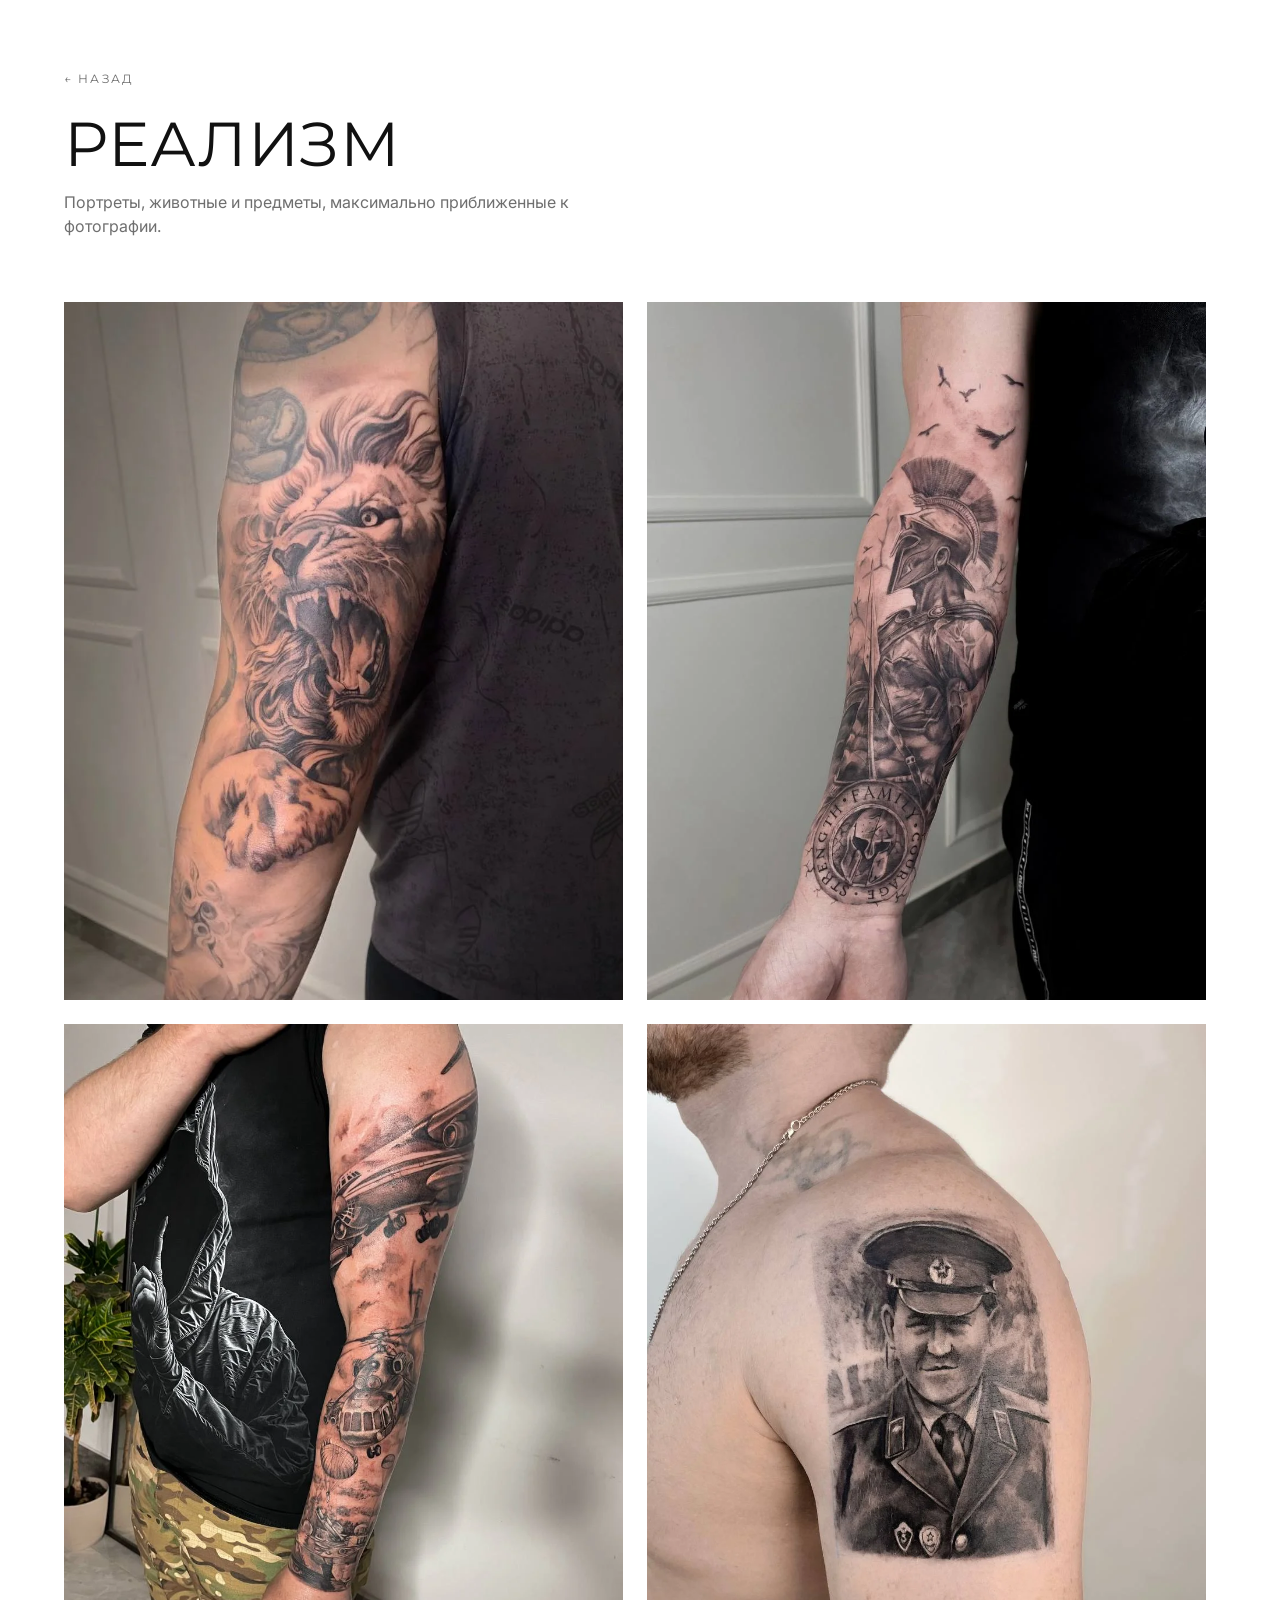
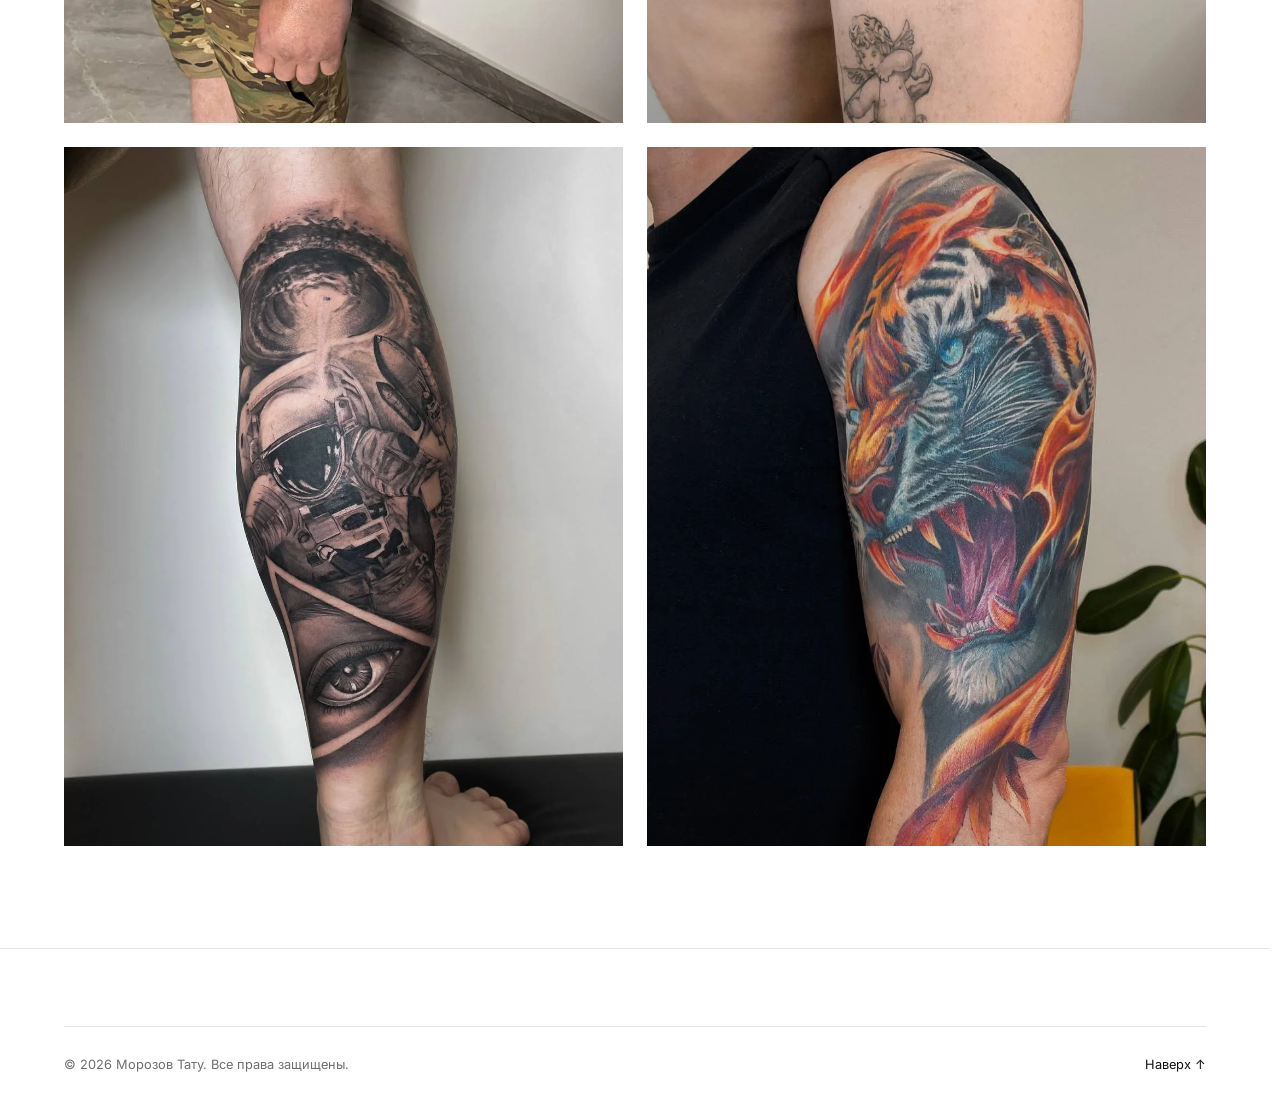
<file: styles/realism.html>
<!DOCTYPE html>
<html lang="ru">
<head>
  <meta charset="UTF-8">
  <meta name="viewport" content="width=device-width, initial-scale=1.0">
  <meta name="theme-color" content="#ffffff">
  <title>Реализм — Морозов Тату</title>
  <meta name="description" content="Портреты, животные и предметы, максимально приближенные к фотографии.">
  <link rel="preconnect" href="https://fonts.googleapis.com">
  <link rel="preconnect" href="https://fonts.gstatic.com" crossorigin>
  <link href="https://fonts.googleapis.com/css2?family=Inter:wght@300;400;500;600&family=Montserrat:wght@200;300;400;500;600&display=swap" rel="stylesheet">
  <link rel="stylesheet" href="../style.css">
</head>
<body>

  <main id="main">
    <section class="page-style">
      <div class="container">
        <header class="page-style__header">
          <a href="../index.html#styles" class="page-style__back">← Назад</a>
          <h1 class="page-style__title">Реализм</h1>
          <p class="page-style__lead">Портреты, животные и предметы, максимально приближенные к фотографии.</p>
        </header>

        <div class="works-grid">
          <figure class="works-grid__item"><img src="../assets/images/realism1.webp" alt="Реализм — работа 1"></figure>
          <figure class="works-grid__item"><img src="../assets/images/realism2.webp" alt="Реализм — работа 2"></figure>
          <figure class="works-grid__item"><img src="../assets/images/realism3.webp" alt="Реализм — работа 3"></figure>
          <figure class="works-grid__item"><img src="../assets/images/realism4.webp" alt="Реализм — работа 4"></figure>
          <figure class="works-grid__item"><img src="../assets/images/realism7.webp" alt="Реализм — работа 5"></figure>
          <figure class="works-grid__item"><img src="../assets/images/realism6.webp" alt="Реализм — работа 6"></figure>
        </div>
      </div>
    </section>
  </main>

  <footer class="site-footer" id="footer">
    <div class="site-footer__bottom container">
      <p>© 2026 Морозов Тату. Все права защищены.</p>
      <a href="#main" class="back-to-top">Наверх ↑</a>
    </div>
  </footer>

</body>
</html>
</file>
<file: style.css>
/* =========================================================
   МОЗГОВСКИЙ ТАТУ — базовые стили лендинга
   Минимализм, галерейная типографика, чёрный на белом
   ========================================================= */

/* ---------- 1. RESET / NORMALIZE ---------- */
*,
*::before,
*::after {
  box-sizing: border-box;
}

* {
  margin: 0;
  padding: 0;
}

html {
  -webkit-text-size-adjust: 100%;
  scroll-behavior: smooth;
  scrollbar-gutter: stable; /* сохраняет ширину, чтобы контент не съезжал */
  scrollbar-width: thin; /* тонкая полоса — Firefox */
  scrollbar-color: #333333 transparent; /* цвет ползунка / прозрачный трек — Firefox */
}

/* тонкий скроллбар — Chrome, Safari, Edge, Opera (WebKit) */
::-webkit-scrollbar {
  width: 6px; /* по умолчанию в браузере 16px */
}

::-webkit-scrollbar-track {
  background: transparent;
}

::-webkit-scrollbar-thumb {
  background-color: rgba(0, 0, 0, 0.25);
  border-radius: 3px;
  transition: background-color 0.3s ease;
}

::-webkit-scrollbar-thumb:hover {
  background-color: rgba(0, 0, 0, 0.6);
}

body {
  min-height: 100svh;
  line-height: 1.5;
  -webkit-font-smoothing: antialiased;
  -moz-osx-font-smoothing: grayscale;
  text-rendering: optimizeLegibility;
}

img,
picture,
svg,
video {
  display: block;
  max-width: 100%;
}

input,
button,
textarea,
select {
  font: inherit;
  color: inherit;
}

button {
  background: none;
  border: none;
  cursor: pointer;
}

a {
  color: inherit;
  text-decoration: none;
}

ul,
ol {
  list-style: none;
}

table {
  border-collapse: collapse;
}

:focus-visible {
  outline: 2px solid var(--color-ink);
  outline-offset: 4px;
}

@media (prefers-reduced-motion: reduce) {
  *,
  *::before,
  *::after {
    animation-duration: 0.01ms !important;
    animation-iteration-count: 1 !important;
    transition-duration: 0.01ms !important;
    scroll-behavior: auto !important;
  }
}

/* ---------- 2. ТОКЕНЫ / CSS-ПЕРЕМЕННЫЕ ---------- */
:root {
  /* Цвета */
  --color-bg: #ffffff;
  --color-ink: #0a0a0a;
  --color-text: #111111;
  --color-text-muted: #6f6f6f;
  --color-line: #e4e4e4;
  --color-line-strong: #111111;
  --color-overlay-bg: #ffffff;

  /* Шрифты */
  --font-display: "Montserrat", "Helvetica Neue", Arial, sans-serif;
  --font-body: "Inter", "Helvetica Neue", Arial, sans-serif;

  /* Трекинг (межбуквенный интервал) */
  --tracking-sm: 0.08em;
  --tracking-md: 0.18em;
  --tracking-lg: 0.32em;

  /* Типографическая шкала (fluid) */
  --fs-eyebrow: 0.75rem;
  --fs-body: clamp(1rem, 0.95rem + 0.2vw, 1.125rem);
  --fs-h2: clamp(2rem, 1.6rem + 2vw, 3.25rem);
  --fs-hero: clamp(2.75rem, 2rem + 5vw, 6.5rem);

  /* Layout */
  --header-h: clamp(72px, 9vw, 96px);
  --container-w: 1240px;
  --gutter: clamp(1.5rem, 5vw, 4rem);
  --section-py: clamp(4rem, 8vw, 7.5rem);

  /* Анимации */
  --ease: cubic-bezier(0.65, 0, 0.35, 1);
  --dur: 0.5s;
}

/* ---------- 3. БАЗОВАЯ ТИПОГРАФИКА ---------- */
body {
  background: var(--color-bg);
  color: var(--color-text);
  font-family: var(--font-body);
  font-size: var(--fs-body);
  font-weight: 400;
}

h1,
h2,
h3 {
  font-family: var(--font-display);
  font-weight: 500;
  line-height: 1.05;
  letter-spacing: -0.01em;
}

.section-kicker,
.site-nav__index,
.styles__tile-num,
.site-footer__heading {
  font-family: var(--font-display);
  text-transform: uppercase;
}

/* ---------- 4. УТИЛИТЫ ---------- */
.container {
  width: min(100% - (var(--gutter) * 2), var(--container-w));
  margin-inline: auto;
}

body.nav-open {
  overflow: hidden;
}

/* ---------- 5. HEADER ---------- */
.site-header {
  position: fixed;
  inset-inline: 0;
  top: 0;
  z-index: 100;
  height: var(--header-h);
  display: flex;
  align-items: center;
  background-color: transparent;
  border-bottom: 1px solid transparent;
  --header-fg: #ffffff;
  transition: background-color var(--dur) var(--ease), border-color var(--dur) var(--ease), color var(--dur) var(--ease);
}

.site-header.is-scrolled,
.site-header.is-solid {
  background-color: rgba(255, 255, 255, 0.88);
  backdrop-filter: blur(10px);
  -webkit-backdrop-filter: blur(10px);
  border-bottom-color: var(--color-line);
  --header-fg: var(--color-ink);
}

.site-header__inner {
  width: 100%;
  display: flex;
  align-items: center;
  justify-content: space-between;
  padding-inline: clamp(1.5rem, 4vw, 3.5rem);
}

/* Единый стиль для логотипа и кнопки меню (чистая типографика без рамок) */
.header__logo,
.menu-btn {
  display: inline-flex;
  align-items: center;
  justify-content: center;
  height: auto;
  padding: 0.5rem 0; /* Минимальные отступы для кликабельности */
  font-family: var(--font-display);
  font-size: 0.85rem;
  letter-spacing: var(--tracking-md);
  text-transform: uppercase;
  border: none; /* Убрали рамку */
  background: transparent; /* Убрали плашку/фон */
  backdrop-filter: none;
  -webkit-backdrop-filter: none;
  color: var(--header-fg, #ffffff);
  cursor: pointer;
  transition: opacity 0.3s var(--ease), color var(--dur) var(--ease);
}

/* При наведении текст плавно снижает прозрачность */
.header__logo:hover,
.menu-btn:hover {
  opacity: 0.6;
  background: transparent;
  border-color: transparent;
}

/* ---------- 6. ПОЛНОЭКРАННОЕ МЕНЮ ---------- */
.site-nav {
  position: fixed;
  inset: 0;
  z-index: 90;
  background: var(--color-overlay-bg);
  display: flex;
  flex-direction: column;
  justify-content: space-between;
  padding-top: calc(var(--header-h) + 2rem);
  padding-bottom: 3rem;
  opacity: 0;
  visibility: hidden;
  transform: translateY(-12px);
  transition: opacity var(--dur) var(--ease), transform var(--dur) var(--ease), visibility 0s var(--dur);
}

.site-nav.is-open {
  opacity: 1;
  visibility: visible;
  transform: translateY(0);
  transition: opacity var(--dur) var(--ease), transform var(--dur) var(--ease), visibility 0s;
}

.site-nav__list {
  display: flex;
  flex-direction: column;
}

.site-nav__item {
  display: flex;
  align-items: baseline;
  gap: 1.5rem;
  padding: 1.1rem 0;
  border-bottom: 1px solid var(--color-line);
}

.site-nav__item--expandable {
  align-items: flex-start;
}

.site-nav__expand {
  flex: 1;
  min-width: 0;
}

.site-nav__index {
  font-size: 0.8rem;
  color: var(--color-text-muted);
}

.site-nav__link {
  position: relative;
  font-family: var(--font-display);
  font-size: clamp(1.75rem, 1.4rem + 2vw, 3rem);
  font-weight: 400;
  text-transform: uppercase;
  letter-spacing: 0.02em;
}

.site-nav__toggle {
  display: inline-block;
  text-align: left;
}

.site-nav__link::after {
  content: "";
  position: absolute;
  left: 0;
  right: 100%;
  bottom: -2px;
  height: 1px;
  background: var(--color-ink);
  transition: right var(--dur) var(--ease);
}

.site-nav__link:hover::after,
.site-nav__link:focus-visible::after,
.site-nav__toggle[aria-expanded="true"]::after {
  right: 0;
}

.site-nav__sub {
  display: grid;
  gap: 0.65rem;
  margin-top: 0;
  padding-bottom: 0;
  max-height: 0;
  opacity: 0;
  overflow: hidden;
  pointer-events: none;
  transition: max-height var(--dur) var(--ease), opacity var(--dur) var(--ease), margin-top var(--dur) var(--ease);
}

.site-nav__sub.is-open {
  margin-top: 1rem;
  max-height: 20rem;
  opacity: 1;
  pointer-events: auto;
}

.site-nav__sub-link {
  display: inline-block;
  font-family: var(--font-display);
  font-size: clamp(0.95rem, 0.85rem + 0.4vw, 1.15rem);
  font-weight: 400;
  letter-spacing: 0.04em;
  text-transform: uppercase;
  color: var(--color-text-muted);
  transition: color var(--dur) var(--ease);
}

.site-nav__sub-link:hover,
.site-nav__sub-link:focus-visible {
  color: var(--color-ink);
}

.site-nav__meta {
  margin-top: 3rem;
  display: flex;
  flex-direction: column;
  gap: 0.35rem;
  font-size: 0.9rem;
  color: var(--color-text-muted);
}

.nav-close {
  position: absolute;
  top: calc((var(--header-h) - 16px) / 2);
  right: var(--gutter);
  font-family: var(--font-display);
  font-size: 0.75rem;
  letter-spacing: var(--tracking-md);
}

/* ---------- 7. HERO (медиа-слайдер: Коллаж + Вертикальные видео 9:16) ---------- */
.hero {
  position: relative;
  min-height: 100svh;
  overflow: hidden;
  background: #0d0d0d;
  display: flex;
  align-items: center;
  justify-content: center;
}

.hero::after {
  content: "";
  position: absolute;
  inset: 0;
  z-index: 1;
  pointer-events: none;
  background: linear-gradient(
    180deg,
    rgba(0, 0, 0, 0.4) 0%,
    rgba(0, 0, 0, 0) 25%,
    rgba(0, 0, 0, 0) 75%,
    rgba(0, 0, 0, 0.4) 100%
  );
}

.hero__media {
  position: absolute;
  inset: 0;
}

.hero__slide {
  position: absolute;
  inset: 0;
  opacity: 0;
  visibility: hidden;
  display: flex;
  align-items: center;
  justify-content: center;
  padding-top: var(--header-h);
  padding-bottom: 4rem;
  transition: opacity 0.8s var(--ease), visibility 0s 0.8s;
}

.hero__slide.is-active {
  opacity: 1;
  visibility: visible;
  transition: opacity 0.8s var(--ease), visibility 0s 0s;
}






/* --- БОЛЬШАЯ ГАЛЕРЕЯ ИЗ ФОТО (МОЗАИКА, ВО ВЕСЬ ЭКРАН) --- */
.hero__slide--gallery {
  padding: 0;
}

.hero__gallery {
  position: absolute;
  inset: 0;
  display: grid;
  grid-template-columns: 1.6fr 1fr 1fr 1fr;
  grid-template-rows: 1fr 1fr;
  grid-template-areas:
    "one   two   three four"
    "one   five  six   four";
  gap: 3px;
}

.hero__gallery-item {
  position: relative;
  overflow: hidden;
}

.hero__gallery-item--1 { grid-area: one; }
.hero__gallery-item--2 { grid-area: two; }
.hero__gallery-item--3 { grid-area: three; }
.hero__gallery-item--4 { grid-area: four; }
.hero__gallery-item--5 { grid-area: five; }
.hero__gallery-item--6 { grid-area: six; }

.hero__gallery-item img {
  width: 100%;
  height: 100%;
  object-fit: cover;
  filter: brightness(0.85);
  transition: transform 1.2s var(--ease), filter 0.4s var(--ease);
}

.hero__slide.is-active .hero__gallery-item img {
  transform: scale(1.02);
}

.hero__gallery-item:hover img {
  filter: brightness(1);
  transform: scale(1.06);
}

/* Плашка поверх крупного фото галереи */
.hero__gallery-badge {
  position: absolute;
  bottom: 1.5rem;
  left: 1.5rem;
  right: 1.5rem;
  padding: 1.25rem 1.5rem;
  background: rgba(10, 10, 10, 0.65);
  backdrop-filter: blur(12px);
  -webkit-backdrop-filter: blur(12px);
  border: 1px solid rgba(255, 255, 255, 0.15);
  color: #ffffff;
  display: flex;
  flex-direction: column;
  gap: 0.25rem;
  pointer-events: none;
}

/* --- ВАРИАНТ 2: РОВНАЯ СЕТКА 3×2 --- */
.hero__gallery--v2 {
  grid-template-columns: repeat(3, 1fr);
  grid-template-rows: repeat(2, 1fr);
  grid-template-areas: none;
}

/* --- ВАРИАНТ 3: КРУПНОЕ ФОТО В ЦЕНТРЕ --- */
.hero__gallery--v3 {
  grid-template-columns: 1fr 1.8fr 1fr;
  grid-template-rows: 1fr 1fr;
  grid-template-areas:
    "left1 center right1"
    "left2 center right2";
}

.hero__gallery-item--left1 { grid-area: left1; }
.hero__gallery-item--left2 { grid-area: left2; }
.hero__gallery-item--center { grid-area: center; }
.hero__gallery-item--right1 { grid-area: right1; }
.hero__gallery-item--right2 { grid-area: right2; }

.hero__badge-title {
  font-family: var(--font-display);
  font-size: clamp(1rem, 1.2vw, 1.35rem);
  letter-spacing: var(--tracking-md);
  text-transform: uppercase;
}

.hero__badge-sub {
  font-size: 0.75rem;
  color: rgba(255, 255, 255, 0.7);
  letter-spacing: var(--tracking-sm);
  text-transform: uppercase;
}

/* --- ГОРИЗОНТАЛЬНОЕ ВИДЕО НА ВЕСЬ ЭКРАН --- */
.hero__slide--video {
  padding: 0;
}

.hero__video-full {
  position: absolute;
  inset: 0;
  width: 100%;
  height: 100%;
  object-fit: cover;
  background: #000;
}

/* --- СТРЕЛКИ-ПЕРЕКЛЮЧАТЕЛИ ПО БОКАМ (минималистичные, без подложки) --- */
.hero__arrow-btn {
  position: absolute;
  top: 50%;
  transform: translateY(-50%);
  z-index: 5;
  display: flex;
  align-items: center;
  justify-content: center;
  width: 3rem;
  height: 3rem;
  border-radius: 50%;
  border: none;
  background: transparent;
  color: rgba(255, 255, 255, 0.55);
  cursor: pointer;
  transition: color 0.3s var(--ease), opacity 0.3s var(--ease), transform 0.2s var(--ease);
}

.hero__arrow-btn svg {
  display: block;
  filter: drop-shadow(0 1px 4px rgba(0, 0, 0, 0.5));
}

.hero__arrow-btn--prev {
  left: clamp(0.75rem, 3vw, 2.5rem);
}

.hero__arrow-btn--next {
  right: clamp(0.75rem, 3vw, 2.5rem);
}

.hero__arrow-btn:hover {
  color: #ffffff;
}

.hero__arrow-btn--prev:hover {
  transform: translateY(-50%) translateX(-3px);
}

.hero__arrow-btn--next:hover {
  transform: translateY(-50%) translateX(3px);
}

.hero__arrow-btn.is-pressed {
  animation: arrowFlash 0.35s ease-out forwards;
}

@keyframes arrowFlash {
  0% {
    color: #ffffff;
    filter: drop-shadow(0 0 8px rgba(255, 255, 255, 0.8));
  }
  100% {
    filter: none;
  }
}

/* Адаптив для Hero */
@media (max-width: 768px) {
  .hero__gallery {
    grid-template-columns: 1fr 1fr;
    grid-template-rows: 1.3fr 1fr 1fr;
    grid-template-areas:
      "one   one"
      "two   three"
      "five  six";
  }

  .hero__gallery-item--4 {
    display: none; /* Скрываем лишнее фото на мобильном */
  }

  .hero__gallery--v2 {
    grid-template-columns: repeat(2, 1fr);
    grid-template-rows: repeat(2, 1fr);
  }

  .hero__gallery--v2 .hero__gallery-item:nth-child(5),
  .hero__gallery--v2 .hero__gallery-item:nth-child(6) {
    display: none; /* Оставляем 4 фото на мобильном */
  }

  .hero__gallery--v3 {
    grid-template-columns: 1fr 1fr;
    grid-template-rows: 1.4fr 1fr;
    grid-template-areas:
      "center center"
      "left1  right1";
  }

  .hero__gallery-item--left2,
  .hero__gallery-item--right2 {
    display: none; /* Оставляем 3 фото на мобильном */
  }

  /* Исправление плашки на мобильном */
  .hero__gallery-badge {
    bottom: 1rem;
    left: 1rem;
    right: 1rem;
    padding: 0.85rem 1rem;
  }

  .hero__badge-title {
    font-size: 0.9rem;
  }

  .hero__badge-sub {
    font-size: 0.7rem;
  }

  .hero__arrow-btn {
    width: 2.5rem;
    height: 2.5rem;
  }

  .hero__arrow-btn svg {
    width: 22px;
    height: 22px;
  }

  .hero__arrow-btn--prev {
    left: 0.5rem;
  }

  .hero__arrow-btn--next {
    right: 0.5rem;
  }

  .hero__scroll {
    display: none;
  }
}

/* ---------- 8. БЕГУЩАЯ СТРОКА (marquee) ---------- */
.marquee {
  border-top: 1px solid var(--color-line);
  border-bottom: 1px solid var(--color-line);
  overflow: hidden;
  padding: 1.25rem 0;
  mask-image: linear-gradient(90deg, transparent, #000 8%, #000 92%, transparent);
  -webkit-mask-image: linear-gradient(90deg, transparent, #000 8%, #000 92%, transparent);
}

.marquee__track {
  display: flex;
  gap: 3rem;
  width: max-content;
  animation: marqueeScroll 26s linear infinite;
}

.marquee__track span {
  font-family: var(--font-display);
  font-size: clamp(1.1rem, 1rem + 1vw, 1.6rem);
  text-transform: uppercase;
  letter-spacing: var(--tracking-sm);
  color: var(--color-text-muted);
  white-space: nowrap;
}

@keyframes marqueeScroll {
  from {
    transform: translateX(0);
  }
  to {
    transform: translateX(-50%);
  }
}

/* ---------- 9. ABOUT ---------- */
.about {
  padding-block: var(--section-py);
}

.about__inner {
  display: grid;
  grid-template-columns: 160px 1fr;
  gap: clamp(2rem, 5vw, 6rem);
}

.about__label {
  display: flex;
  flex-direction: column;
  align-items: flex-start;
  gap: 0.6rem;
}

.section-index {
  font-family: var(--font-display);
  font-size: 0.95rem;
  font-weight: 500;
  color: var(--color-text-muted);
  letter-spacing: 0.04em;
}

.section-kicker {
  font-size: 0.8rem;
  letter-spacing: var(--tracking-md);
}

.about__title {
  font-size: var(--fs-h2);
  max-width: 20ch;
  margin-bottom: 1.75rem;
}

.about__text {
  max-width: 58ch;
  color: var(--color-text-muted);
  margin-bottom: 3rem;
}

.about__stats {
  display: flex;
  flex-wrap: wrap;
  gap: clamp(2rem, 6vw, 5rem);
  border-top: 1px solid var(--color-line);
  padding-top: 2rem;
}

.about__stat dt {
  font-family: var(--font-display);
  font-size: clamp(1.5rem, 1.2rem + 1.5vw, 2.25rem);
  font-weight: 500;
}

.about__stat dd {
  font-size: 0.85rem;
  color: var(--color-text-muted);
}

/* ---------- 10. STYLES (направления) ---------- */
.styles-section {
  padding-block: var(--section-py);
  border-top: 1px solid var(--color-line);
}

/* Метка слева + единая заголовок-фраза справа: жирная часть, тире, и текст
   продолжается сразу после тире одним потоком (в отличие от about и sterility,
   где заголовок и описание — разные, отдельно стоящие блоки) */
.styles-section__header {
  display: grid;
  grid-template-columns: 160px 1fr;
  gap: clamp(2rem, 5vw, 6rem);
  align-items: start;
  margin-bottom: clamp(2.5rem, 5vw, 4rem);
}

.styles-section__label {
  display: flex;
  flex-direction: column;
  align-items: flex-start;
  gap: 0.6rem;
  padding-top: 0.35rem;
}

.styles-section__lead {
  font-family: var(--font-body);
  font-weight: 400;
  font-size: clamp(1.4rem, 1.1rem + 1.4vw, 2.15rem);
  line-height: 1.4;
  color: var(--color-text-muted);
  max-width: 46ch;
}

.styles-section__lead-em {
  font-family: var(--font-display);
  font-weight: 500;
  text-transform: uppercase;
  letter-spacing: 0.01em;
  color: var(--color-ink);
}

/* Сетка квадратных плиток: фото направления + название поверх.
   6 направлений — ровно 3 колонки × 2 ряда, без хвостов и пустот. */
.styles__grid {
  display: grid;
  grid-template-columns: repeat(3, 1fr);
  gap: 1px;
  background-color: var(--color-line);
  border: 1px solid var(--color-line);
}

.styles__tile {
  position: relative;
  display: block;
  aspect-ratio: 1 / 1;
  overflow: hidden;
  background-color: var(--color-ink);
}

.styles__tile-img {
  position: absolute;
  inset: 0;
  width: 100%;
  height: 100%;
  object-fit: cover;
  transition: transform 0.7s var(--ease);
}

.styles__tile-overlay {
  position: absolute;
  inset: 0;
  background: linear-gradient(180deg, rgba(10, 10, 10, 0) 45%, rgba(10, 10, 10, 0.8) 100%);
  transition: background var(--dur) var(--ease);
}

.styles__tile-num {
  position: absolute;
  top: clamp(0.9rem, 1.6vw, 1.5rem);
  left: clamp(0.9rem, 1.6vw, 1.5rem);
  font-family: var(--font-display);
  font-size: 0.75rem;
  color: rgba(255, 255, 255, 0.7);
  letter-spacing: var(--tracking-sm);
}

.styles__tile-name {
  position: absolute;
  left: clamp(0.9rem, 1.6vw, 1.5rem);
  right: clamp(0.9rem, 1.6vw, 1.5rem);
  bottom: clamp(0.9rem, 1.8vw, 1.5rem);
  font-family: var(--font-display);
  font-size: clamp(0.95rem, 0.8rem + 0.6vw, 1.2rem);
  font-weight: 400;
  text-transform: uppercase;
  letter-spacing: 0.02em;
  color: #ffffff;
  transition: transform var(--dur) var(--ease);
}

.styles__tile:hover .styles__tile-img {
  transform: scale(1.06);
}

.styles__tile:hover .styles__tile-overlay {
  background: linear-gradient(180deg, rgba(10, 10, 10, 0.05) 30%, rgba(10, 10, 10, 0.85) 100%);
}

.styles__tile:hover .styles__tile-name {
  transform: translateY(-2px);
}

@media (max-width: 900px) {
  .styles-section__header {
    grid-template-columns: 1fr;
    gap: 1.25rem;
  }
}

/* ---------- 10.1 STERILITY (стерильность) ---------- */
.sterility {
  padding-block: var(--section-py);
  border-top: 1px solid var(--color-line);
}

/* Шапка раздела: метка + крупный заголовок + короткий лид в одну колонку,
   в отличие от about (стек «ярлык слева / контент справа») и styles (горизонтальный сплит) */
.sterility__header {
  max-width: 46rem;
  margin-bottom: clamp(3rem, 6vw, 5rem);
}

.sterility__label {
  display: flex;
  align-items: baseline;
  gap: 0.75rem;
  margin-bottom: 1.25rem;
}

.sterility__title {
  font-family: var(--font-display);
  font-size: var(--fs-h2);
  font-weight: 400;
  text-transform: uppercase;
  letter-spacing: 0.01em;
  margin-bottom: 1rem;
}

.sterility__lead {
  color: var(--color-text-muted);
  max-width: 42ch;
}

/* Нумерованный список: крупные полупрозрачные цифры служат графическим акцентом */
.sterility__list {
  border-top: 1px solid var(--color-line);
}

.sterility__row {
  position: relative;
  display: grid;
  grid-template-columns: clamp(80px, 10vw, 140px) 1fr;
  align-items: start;
  gap: clamp(1.5rem, 4vw, 3rem);
  padding: clamp(1.75rem, 4vw, 2.75rem) 0;
  border-bottom: 1px solid var(--color-line);
}

.sterility__row-num {
  font-family: var(--font-display);
  font-weight: 500;
  font-size: clamp(2.5rem, 2rem + 3vw, 4.5rem);
  line-height: 1;
  color: var(--color-line);
}

/* Заголовок и описание пункта — единый блок, текст всегда под названием */
.sterility__row-body {
  padding-top: clamp(0.3rem, 0.6vw, 0.6rem);
}

.sterility__row-title {
  font-family: var(--font-display);
  font-size: clamp(1.15rem, 1rem + 0.8vw, 1.5rem);
  font-weight: 500;
  text-transform: uppercase;
  letter-spacing: 0.01em;
  margin-bottom: 0.6rem;
}

.sterility__row-text {
  color: var(--color-text-muted);
  max-width: 52ch;
}

@media (max-width: 720px) {
  .sterility__row {
    grid-template-columns: 1fr;
    gap: 0.75rem;
  }

  .sterility__row-num {
    font-size: 1.75rem;
  }
}

/* ---------- 11. FOOTER ---------- */
.site-footer {
  border-top: 1px solid var(--color-line);
  padding-top: clamp(3rem, 6vw, 5rem);
}

.site-footer__top {
  display: grid;
  grid-template-columns: 1.5fr 1fr 1fr;
  gap: 2.5rem;
  padding-bottom: 3rem;
}

.site-footer__tagline {
  color: var(--color-text-muted);
  font-size: 0.9rem;
  margin-top: 0.5rem;
}

.site-footer__heading {
  font-size: 0.75rem;
  letter-spacing: var(--tracking-md);
  color: var(--color-text-muted);
  margin-bottom: 1rem;
}

.site-footer__col {
  display: flex;
  flex-direction: column;
  gap: 0.5rem;
  font-size: 0.9rem;
}

.site-footer__col a {
  position: relative;
  width: fit-content;
}

.site-footer__col a::after {
  content: "";
  position: absolute;
  left: 0;
  right: 100%;
  bottom: -2px;
  height: 1px;
  background: var(--color-ink);
  transition: right var(--dur) var(--ease);
}

.site-footer__col a:hover::after {
  right: 0;
}

/* ---------- 12. СТРАНИЦА НАПРАВЛЕНИЯ (галерея работ) ---------- */
.page-style {
  padding-top: clamp(2.5rem, 6vw, 4rem);
  padding-bottom: var(--section-py);
}

.page-style__header {
  margin-bottom: clamp(2.5rem, 6vw, 4rem);
}

.page-style__back {
  display: inline-block;
  margin-bottom: 1.5rem;
  font-family: var(--font-display);
  font-size: 0.75rem;
  letter-spacing: var(--tracking-md);
  text-transform: uppercase;
  color: var(--color-text-muted);
  transition: color var(--dur) var(--ease);
}

.page-style__back:hover,
.page-style__back:focus-visible {
  color: var(--color-ink);
}

.page-style__title {
  font-family: var(--font-display);
  font-size: clamp(2rem, 1.5rem + 3vw, 4rem);
  font-weight: 400;
  text-transform: uppercase;
  letter-spacing: 0.02em;
  margin-bottom: 0.75rem;
}

.page-style__lead {
  max-width: 36rem;
  color: var(--color-text-muted);
  font-size: 1rem;
}

.works-grid {
  display: grid;
  grid-template-columns: repeat(2, 1fr);
  gap: clamp(0.75rem, 2vw, 1.5rem);
}

.works-grid__item {
  position: relative;
  aspect-ratio: 4 / 5;
  overflow: hidden;
  background: #111;
}

.works-grid__item img {
  width: 100%;
  height: 100%;
  object-fit: cover;
  transition: transform 0.6s var(--ease);
}

.works-grid__item:hover img {
  transform: scale(1.03);
}

.site-footer__bottom {
  display: flex;
  justify-content: space-between;
  align-items: center;
  padding: 1.75rem 0;
  border-top: 1px solid var(--color-line);
  font-size: 0.8rem;
  color: var(--color-text-muted);
}

.back-to-top {
  color: var(--color-text);
}

/* ---------- 13. АДАПТИВНОСТЬ ---------- */
@media (max-width: 900px) {
  .about__inner {
    grid-template-columns: 1fr;
    gap: 2rem;
  }

  .site-footer__top {
    grid-template-columns: 1fr 1fr;
  }

  .site-footer__brand {
    grid-column: 1 / -1;
  }
}

@media (max-width: 720px) {
  /* Плитки направлений (иконки со стилями тату): 2 в ряд вместо 4 */
  .styles__grid {
    grid-template-columns: repeat(2, 1fr);
  }

  .styles__tile-name {
    font-size: 0.8rem;
    left: 0.75rem;
    right: 0.75rem;
    bottom: 0.75rem;
    letter-spacing: 0.01em;
  }

  .styles__tile-num {
    top: 0.75rem;
    left: 0.75rem;
    font-size: 0.65rem;
  }

  .works-grid {
    grid-template-columns: 1fr;
  }

  .site-footer__top {
    grid-template-columns: 1fr;
  }

  .site-footer__bottom {
    flex-direction: column;
    align-items: flex-start;
    gap: 0.75rem;
  }
}
</file>
